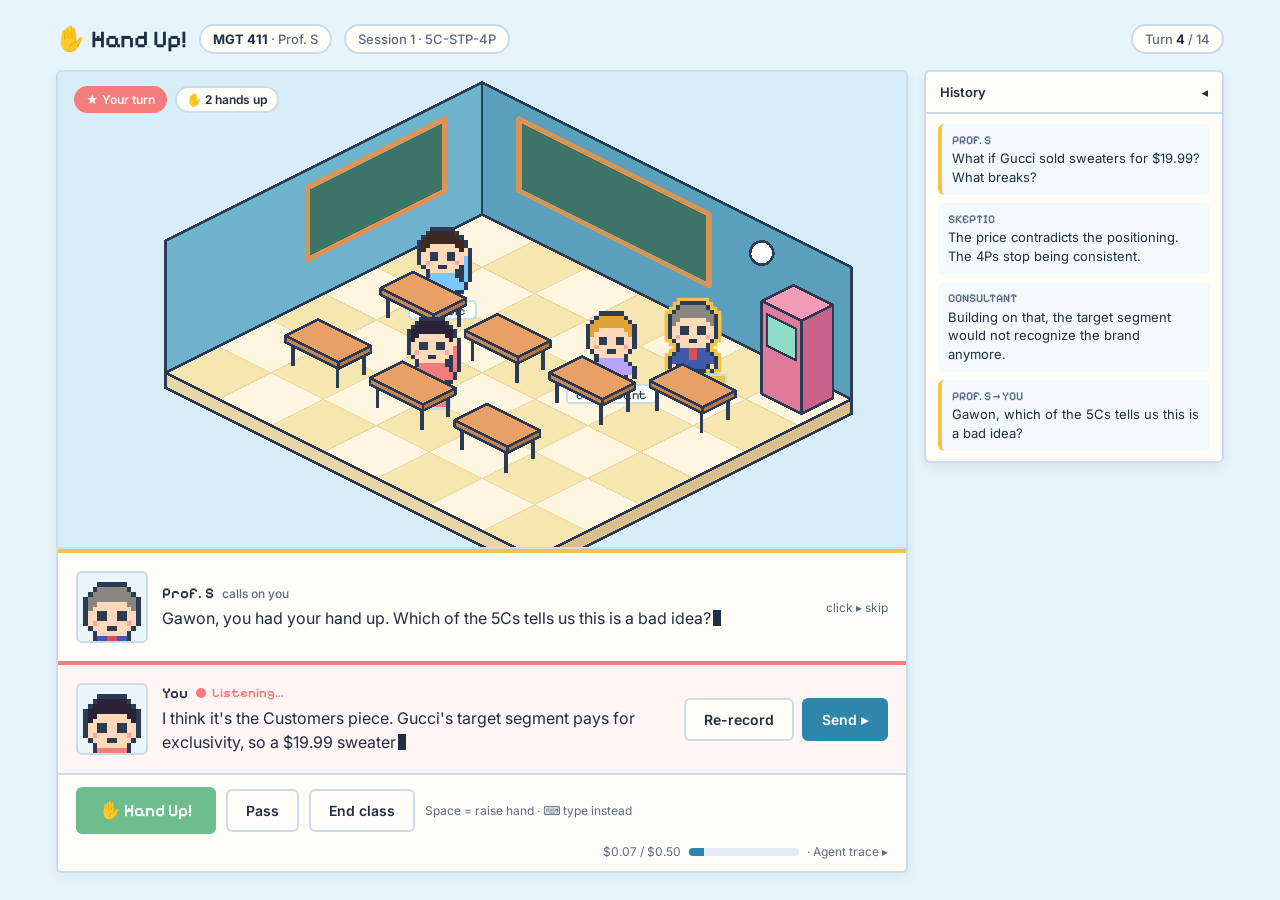
<file: design/mockup.html>
<!doctype html>
<html lang="en">
<head>
<meta charset="utf-8">
<meta name="viewport" content="width=device-width, initial-scale=1">
<title>Hand Up! — Classroom mockup v3</title>
<link href="https://fonts.googleapis.com/css2?family=Pixelify+Sans:wght@400;600&family=Inter:wght@400;500;600&display=swap" rel="stylesheet">
<style>
:root{
  --bg:#E6F4FB;        /* light sky page */
  --surface:#FFFDF7;   /* cream panels */
  --line:#C9DCE8;      /* soft borders */
  --ink:#1F2D45;       /* text */
  --ink-2:#5B6B82;     /* secondary text */
  --primary:#2F86AB;   /* muted teal: main actions */
  --speaking:#F2C14E;  /* mustard: speaker outline, professor */
  --me:#F47C7C;        /* coral: me */
  --ok:#6DBE8C;        /* sage: hand raised */
  --warn:#E8A13A;
  --radius:6px;
  --shadow:0 4px 12px rgba(31,45,69,.08);
}
*{box-sizing:border-box}
body{margin:0;background:var(--bg);color:var(--ink);font-family:"Inter",system-ui,sans-serif;font-size:15px}
.app{max-width:1200px;margin:0 auto;padding:24px 16px}
.top{display:flex;align-items:center;gap:12px;flex-wrap:wrap;margin-bottom:16px}
.logo{font-family:"Pixelify Sans",monospace;font-weight:600;font-size:24px;display:flex;align-items:center;gap:8px}
.chip{font-size:13px;font-weight:500;background:var(--surface);border:2px solid var(--line);border-radius:999px;padding:5px 12px;color:var(--ink-2)}
.chip b{color:var(--ink)}
.spacer{flex:1}
.layout{display:grid;grid-template-columns:minmax(0,1fr) auto;gap:16px;align-items:start}
.card{background:var(--surface);border:2px solid var(--line);border-radius:var(--radius);box-shadow:var(--shadow)}
.stage{overflow:hidden}
.scene{position:relative;aspect-ratio:16/9;background:#D7EDF8;border-bottom:2px solid var(--line)}
.scene svg{position:absolute;inset:0;width:100%;height:100%;shape-rendering:crispEdges}
.actor .body{animation:bob 1.6s steps(2) infinite;transform-box:fill-box}
.actor.a2 .body{animation-delay:.4s}.actor.a3 .body{animation-delay:.8s}
@keyframes bob{50%{transform:translateY(-2px)}}
.actor .f-up{display:none}.actor.raised .f-up{display:inline}.actor.raised .f-down{display:none}
.actor.speaking .body{filter:drop-shadow(3px 0 0 var(--speaking)) drop-shadow(-3px 0 0 var(--speaking)) drop-shadow(0 3px 0 var(--speaking)) drop-shadow(0 -3px 0 var(--speaking))}
.tag{font-family:"Pixelify Sans",monospace;font-size:12px}
.status{position:absolute;left:16px;top:14px;display:flex;gap:8px}
.pill{font-size:12px;font-weight:600;background:var(--surface);border:2px solid var(--line);border-radius:999px;padding:4px 10px}
.pill.turn{background:var(--me);border-color:var(--me);color:#fff}
/* RPG dialogue box */
.dialog{display:grid;grid-template-columns:72px 1fr auto;gap:14px;align-items:center;padding:14px 18px;min-height:112px;border-top:4px solid var(--speaking);background:var(--surface)}
.dialog.me{border-top-color:var(--me);background:#FFF5F4}
.face{width:72px;height:72px;border:2px solid var(--line);border-radius:var(--radius);background:#EAF5FB;display:flex;align-items:center;justify-content:center;overflow:hidden}
.who{font-family:"Pixelify Sans",monospace;font-weight:600;font-size:15px;margin-bottom:4px;display:flex;gap:8px;align-items:center}
.who .role{font-family:Inter,sans-serif;font-weight:500;font-size:12px;color:var(--ink-2)}
.say{font-size:16px;line-height:1.5}
.say .caret{display:inline-block;width:8px;height:16px;background:var(--ink);vertical-align:-2px;animation:blink .8s steps(2) infinite;margin-left:2px}
.next{font-size:12px;color:var(--ink-2);white-space:nowrap}
.mic{display:flex;align-items:center;gap:6px;font-size:13px;font-weight:600;color:var(--me)}
.dot{width:10px;height:10px;border-radius:50%;background:var(--me);animation:blink .8s steps(2) infinite}
@keyframes blink{50%{opacity:.25}}
/* controls */
.controls{display:flex;gap:10px;flex-wrap:wrap;align-items:center;padding:12px 18px;border-top:2px solid var(--line)}
.btn{font-family:Inter,sans-serif;font-weight:600;font-size:14px;padding:11px 18px;border-radius:var(--radius);border:2px solid var(--line);background:var(--surface);color:var(--ink);cursor:pointer}
.btn.hand{background:var(--me);border-color:var(--me);color:#fff;font-family:"Pixelify Sans",monospace;font-size:17px;padding:11px 22px}
.btn.hand.on{background:var(--ok);border-color:var(--ok)}
.btn.primary{background:var(--primary);border-color:var(--primary);color:#fff}
.hint{font-size:12px;color:var(--ink-2)}
.meter{margin-left:auto;font-size:12px;color:var(--ink-2);display:flex;align-items:center;gap:8px}
.bar{width:110px;height:8px;border-radius:4px;background:#E3EDF3;overflow:hidden}.bar i{display:block;height:100%;background:var(--primary)}
/* history drawer */
.history{width:300px}
.history.closed{width:auto}
.history h3{margin:0;padding:12px 14px;font-size:13px;font-weight:600;display:flex;justify-content:space-between;align-items:center;border-bottom:2px solid var(--line);cursor:pointer}
.history.closed .log{display:none}
.history.closed h3{border-bottom:0;writing-mode:vertical-rl;padding:14px 10px}
.log{padding:10px 12px;display:flex;flex-direction:column;gap:8px;max-height:560px;overflow:auto}
.entry{font-size:13px;line-height:1.45;padding:8px 10px;border-radius:var(--radius);background:#F4F9FC}
.entry b{font-family:"Pixelify Sans",monospace;font-weight:600;font-size:12px;display:block;color:var(--ink-2)}
.entry.prof{border-left:4px solid var(--speaking)}.entry.me{border-left:4px solid var(--me)}
@media (max-width:900px){.layout{grid-template-columns:1fr}.history{width:auto}}
</style>
</head>
<body>
<div class="app">
  <div class="top">
    <div class="logo">✋ Hand Up!</div>
    <span class="chip"><b>MGT 411</b> · Prof. S</span>
    <span class="chip">Session 1 · 5C-STP-4P</span>
    <div class="spacer"></div>
    <span class="chip">Turn <b>4</b> / 14</span>
  </div>

  <div class="layout">
    <div class="card stage">
      <div class="scene" id="scene">
        <svg id="room" viewBox="0 0 800 450" preserveAspectRatio="xMidYMid meet"></svg>
        <div class="status"><span class="pill turn">★ Your turn</span><span class="pill">✋ 2 hands up</span></div>
      </div>

      <!-- RPG dialogue box: professor speaking -->
      <div class="dialog" id="dlgProf">
        <div class="face" id="faceProf"></div>
        <div>
          <div class="who">Prof. S <span class="role">calls on you</span></div>
          <div class="say">Gawon, you had your hand up. Which of the 5Cs tells us this is a bad idea?<span class="caret"></span></div>
        </div>
        <div class="next">click ▸ skip</div>
      </div>
      <!-- RPG dialogue box: my turn (shown after the professor finishes) -->
      <div class="dialog me" id="dlgMe">
        <div class="face" id="faceMe"></div>
        <div>
          <div class="who">You <span class="mic"><span class="dot"></span>Listening…</span></div>
          <div class="say">I think it's the Customers piece. Gucci's target segment pays for exclusivity, so a $19.99 sweater<span class="caret"></span></div>
        </div>
        <div style="display:flex;gap:8px"><button class="btn">Re-record</button><button class="btn primary">Send ▸</button></div>
      </div>

      <div class="controls">
        <button class="btn hand on" id="hand">✋ Hand Up!</button>
        <button class="btn">Pass</button>
        <button class="btn">End class</button>
        <span class="hint">Space = raise hand · ⌨ type instead</span>
        <div class="meter">$0.07 / $0.50 <span class="bar"><i style="width:14%"></i></span> · Agent trace ▸</div>
      </div>
    </div>

    <div class="card history" id="history">
      <h3 id="histToggle">History <span>◂</span></h3>
      <div class="log">
        <div class="entry prof"><b>PROF. S</b>What if Gucci sold sweaters for $19.99? What breaks?</div>
        <div class="entry"><b>SKEPTIC</b>The price contradicts the positioning. The 4Ps stop being consistent.</div>
        <div class="entry"><b>CONSULTANT</b>Building on that, the target segment would not recognize the brand anymore.</div>
        <div class="entry prof"><b>PROF. S → YOU</b>Gawon, which of the 5Cs tells us this is a bad idea?</div>
      </div>
    </div>
  </div>
</div>

<script>
/* Placeholder scene drawn in code. In the app, room.png / desk.png / characters.png replace these shapes. */
const NS='http://www.w3.org/2000/svg', svg=document.getElementById('room'), NAVY='#2B3A55';
const OX=400, OY=135, TW=50, TH=25, GX=7, GY=6, WH=125;
const iso=(x,y,z=0)=>[OX+(x-y)*TW, OY+(x+y)*TH-z];
const P=a=>a.map(p=>p.join(',')).join(' ');
function el(t,a,p=svg){const e=document.createElementNS(NS,t);for(const k in a)e.setAttribute(k,a[k]);p.appendChild(e);return e;}
const poly=(pts,fill,p=svg,sw=2.5,stroke=NAVY)=>el('polygon',{points:P(pts),fill,stroke,'stroke-width':sw,'stroke-linejoin':'round'},p);
const line=(a,b,p=svg,sw=2.5,stroke=NAVY)=>el('line',{x1:a[0],y1:a[1],x2:b[0],y2:b[1],stroke,'stroke-width':sw},p);
const rect=(x,y,w,h,fill,p)=>el('rect',{x,y,width:w,height:h,fill},p);
// room
poly([iso(0,0),iso(0,GY),iso(0,GY,WH),iso(0,0,WH)],'#6FB3CD');
poly([iso(0,0),iso(GX,0),iso(GX,0,WH),iso(0,0,WH)],'#5AA0BC');
poly([iso(0,GY),iso(GX,GY),iso(GX,GY,-14),iso(0,GY,-14)],'#E9D6A6');
poly([iso(GX,0),iso(GX,GY),iso(GX,GY,-14),iso(GX,0,-14)],'#D9C08A');
for(let x=0;x<GX;x++)for(let y=0;y<GY;y++)poly([iso(x,y),iso(x+1,y),iso(x+1,y+1),iso(x,y+1)],(x+y)%2?'#F6E7B0':'#FFF6E0',svg,1,'#E8D7A4');
poly([iso(0,0),iso(GX,0),iso(GX,GY),iso(0,GY)],'none');
function wallText(t,x,y,z,s,k,f='#EFFFF8'){const [a,b]=iso(x,y,z);el('text',{x:0,y:0,fill:f,'font-family':'Pixelify Sans, monospace','font-size':s,transform:`translate(${a},${b}) skewY(${k})`},svg).textContent=t;}
poly([iso(0.7,0,40),iso(4.3,0,40),iso(4.3,0,108),iso(0.7,0,108)],'#3E7466',svg,5,'#D9945A');

poly([iso(0,0.7,40),iso(0,3.3,40),iso(0,3.3,108),iso(0,0.7,108)],'#3E7466',svg,5,'#D9945A');

const [cx,cy]=iso(5.3,0,96);el('circle',{cx,cy,r:11,fill:'#fff',stroke:NAVY,'stroke-width':2.5});
const items=[];
function desk(x,y){const g=el('g',{}),w=1,d=.62,h=28,t=6;
  [[x+.08,y+.06],[x+w-.08,y+.06],[x+.08,y+d-.06],[x+w-.08,y+d-.06]].forEach(([a,b])=>line(iso(a,b,0),iso(a,b,h-t),g,3.5));
  poly([iso(x,y+d,h-t),iso(x+w,y+d,h-t),iso(x+w,y+d,h),iso(x,y+d,h)],'#C9874E',g);
  poly([iso(x+w,y,h-t),iso(x+w,y+d,h-t),iso(x+w,y+d,h),iso(x+w,y,h)],'#B9773F',g);
  poly([iso(x,y,h),iso(x+w,y,h),iso(x+w,y+d,h),iso(x,y+d,h)],'#E9A066',g);}
const SPR=["...HHHHHH...","..HHHHHHHH..",".HHHHHHHHHH.",".HHSSSSSSHH.",".HSSSSSSSSH.",".SSEESSEESS.",".SSEESSEESS.",".SPSSSSSSPS.","..SSSMMSSS..","...SSSSSS...","...CCTTCC...","..CCCTTCCC..",".ACCCTTCCCA.",".ACCCCCCCCA.",".S.CCCCCC.S."];
function frame(c,up){const g=SPR.map(r=>[...r]);if(!c.tie)for(let y=10;y<=12;y++)for(let x=5;x<=6;x++)g[y][x]='C';
  if(up){g[12][10]='C';g[13][10]='C';g[14][10]='.';for(let y=6;y<=11;y++)g[y][11]='A';g[4][11]='S';g[5][11]='S';g[12][11]='.';g[13][11]='.';}return g;}
const COL=c=>({H:c.hair,S:'#FFD9B8',E:NAVY,P:'#F7A9A9',M:NAVY,C:c.shirt,A:c.shirt,T:'#D94F4F'});
function grid(g,c,px,p){const H=g.length,W=g[0].length,f=(x,y)=>y>=0&&y<H&&x>=0&&x<W&&g[y][x]!=='.';
  for(let y=-1;y<=H;y++)for(let x=-1;x<=W;x++){if(f(x,y))continue;if(f(x+1,y)||f(x-1,y)||f(x,y+1)||f(x,y-1))rect((x+1)*px,(y+1)*px,px,px,NAVY,p);}
  g.forEach((r,y)=>r.forEach((ch,x)=>{if(ch!=='.')rect((x+1)*px,(y+1)*px,px,px,COL(c)[ch],p);}));}
function spriteSVG(c,up,px){const W=14*px,H=17*px;const s=document.createElementNS(NS,'svg');s.setAttribute('viewBox',`0 0 ${W} ${H}`);s.setAttribute('width',W);s.setAttribute('height',H);s.style.shapeRendering='crispEdges';grid(frame(c,up),c,px,s);return s;}
function actor(c,x,y,cls,lift){const px=4,W=14*px,H=17*px,[sx,sy]=iso(x,y,0);
  const g=el('g',{class:'actor '+cls,transform:`translate(${sx-W/2},${sy-H-lift})`});const b=el('g',{class:'body'},g);
  grid(frame(c,false),c,px,el('g',{class:'f-down'},b));grid(frame(c,true),c,px,el('g',{class:'f-up'},b));
  const tw=c.label.length*7+14,t=el('g',{},g);
  el('rect',{x:W/2-tw/2,y:H+2,width:tw,height:17,rx:3,fill:c.tag||'#FFFDF7',stroke:'#C9DCE8','stroke-width':2},t);
  el('text',{x:W/2,y:H+15,'text-anchor':'middle',class:'tag',fill:c.tagText||NAVY},t).textContent=c.label;}
const PROF={label:'Prof. S',shirt:'#3F5BA9',hair:'#8A8680',tie:true,tag:'#F2C14E'};
const ME={label:'You',shirt:'#F47C7C',hair:'#2A2235',tag:'#F47C7C',tagText:'#fff'};
const seats=[
  {dx:1.0,dy:2.3,who:{label:'Skeptic',shirt:'#7CC6FE',hair:'#3B2A20'},cls:'a1 raised'},
  {dx:2.6,dy:2.3},
  {dx:4.2,dy:2.3,who:{label:'Consultant',shirt:'#B9A5FF',hair:'#E0A23A'},cls:'a2'},
  {dx:1.0,dy:4.1},
  {dx:2.6,dy:4.1,who:ME,cls:'a3 me raised'},
  {dx:4.2,dy:4.1}];
seats.forEach(s=>{if(s.who)items.push({d:s.dx+s.dy+.4,f:()=>actor(s.who,s.dx+.5,s.dy-.05,s.cls,14)});items.push({d:s.dx+s.dy+.9,f:()=>desk(s.dx,s.dy)});});
items.push({d:6.3,f:()=>actor(PROF,5.0,1.0,'prof speaking',0)});
items.push({d:7.9,f:()=>desk(5.3,1.5)});
items.push({d:6.9,f:()=>{const g=el('g',{}),x=6.05,y=.15,w=.75,d=.6,h=88;
  poly([iso(x,y+d,0),iso(x+w,y+d,0),iso(x+w,y+d,h),iso(x,y+d,h)],'#E07A9B',g);poly([iso(x+w,y,0),iso(x+w,y+d,0),iso(x+w,y+d,h),iso(x+w,y,h)],'#C9638A',g);
  poly([iso(x,y,h),iso(x+w,y,h),iso(x+w,y+d,h),iso(x,y+d,h)],'#F29BB6',g);poly([iso(x+.1,y+d,48),iso(x+w-.1,y+d,48),iso(x+w-.1,y+d,78),iso(x+.1,y+d,78)],'#8FDCC6',g,2);}});
items.sort((a,b)=>a.d-b.d).forEach(i=>i.f());
// portraits in dialogue boxes (cropped from the same sprite)
document.getElementById('faceProf').appendChild(spriteSVG(PROF,false,5));
document.getElementById('faceMe').appendChild(spriteSVG(ME,false,5));
document.querySelectorAll('.face svg').forEach(s=>{s.style.transform='translateY(16px)';});
// toggles
document.getElementById('hand').onclick=e=>{document.querySelector('.actor.me').classList.toggle('raised');e.currentTarget.classList.toggle('on');};
document.getElementById('histToggle').onclick=()=>document.getElementById('history').classList.toggle('closed');
</script>
</body>
</html>
</file>
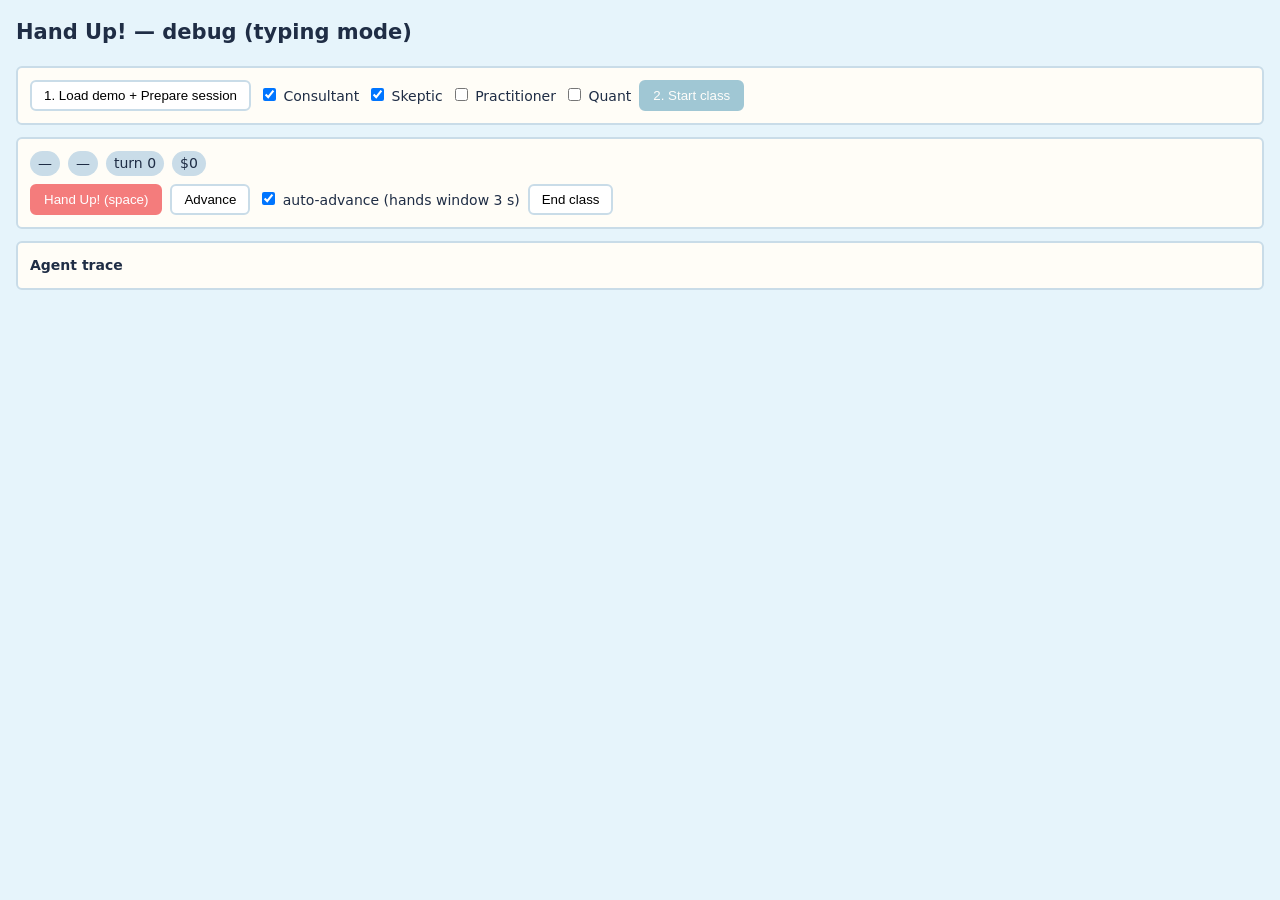
<file: static/debug.html>
<!doctype html>
<html lang="en">
<head>
<meta charset="utf-8">
<meta name="viewport" content="width=device-width, initial-scale=1">
<title>Hand Up! debug</title>
<style>
  body { font: 14px/1.5 system-ui, sans-serif; margin: 16px; background: #E6F4FB; color: #1F2D45; }
  section { background: #FFFDF7; border: 2px solid #C9DCE8; border-radius: 6px; padding: 12px; margin-bottom: 12px; }
  .row { display: flex; gap: 8px; flex-wrap: wrap; align-items: center; }
  button { padding: 6px 12px; border-radius: 6px; border: 2px solid #C9DCE8; background: #fff; cursor: pointer; }
  button.primary { background: #2F86AB; color: #fff; border-color: #2F86AB; }
  button.me { background: #F47C7C; color: #fff; border-color: #F47C7C; }
  button.on { background: #6DBE8C; color: #fff; border-color: #6DBE8C; }
  button:disabled { opacity: .45; cursor: default; }
  #lines div { padding: 4px 8px; border-left: 4px solid #C9DCE8; margin: 4px 0; }
  #lines .prof { border-color: #F2C14E; } #lines .me { border-color: #F47C7C; }
  #trace { font: 12px/1.4 ui-monospace, monospace; max-height: 260px; overflow: auto; white-space: pre-wrap; }
  .pill { padding: 2px 8px; border-radius: 999px; background: #C9DCE8; }
  .flag { background: #F2C14E; }
  textarea { width: 100%; min-height: 60px; }
  #err { color: #b3261e; }
</style>
</head>
<body>
<h2>Hand Up! — debug (typing mode)</h2>

<section>
  <div class="row">
    <button id="demo">1. Load demo + Prepare session</button>
    <label><input type="checkbox" class="role" value="consultant" checked> Consultant</label>
    <label><input type="checkbox" class="role" value="skeptic" checked> Skeptic</label>
    <label><input type="checkbox" class="role" value="practitioner"> Practitioner</label>
    <label><input type="checkbox" class="role" value="quant"> Quant</label>
    <button id="start" class="primary" disabled>2. Start class</button>
  </div>
  <div id="prep"></div>
  <div id="err"></div>
</section>

<section>
  <div class="row">
    <span class="pill" id="state">—</span>
    <span class="pill" id="waiting">—</span>
    <span class="pill" id="turn">turn 0</span>
    <span class="pill" id="cost">$0</span>
    <span id="flags"></span>
    <span id="hands"></span>
  </div>
  <div class="row" style="margin-top:8px">
    <button id="hand" class="me">Hand Up! (space)</button>
    <button id="advance">Advance</button>
    <label><input type="checkbox" id="auto" checked> auto-advance (hands window 3 s)</label>
    <button id="end">End class</button>
  </div>
  <div id="lines"></div>
  <div id="myturn" hidden>
    <b>★ Your turn</b>
    <textarea id="answer" placeholder="Type your answer…"></textarea>
    <div class="row"><button id="send" class="primary">Send</button><button id="pass">Pass</button></div>
  </div>
  <div id="ending"></div>
</section>

<section><b>Agent trace</b><div id="trace"></div></section>

<script>
const $ = (id) => document.getElementById(id);
let course = null, packId = null, snap = null, timer = null, busy = false;

async function api(path, body, form) {
  const opt = body === undefined ? {} : form
    ? { method: "POST", body }
    : { method: "POST", headers: { "Content-Type": "application/json" }, body: JSON.stringify(body) };
  const r = await fetch(path, opt);
  const j = await r.json();
  if (!r.ok) throw new Error(typeof j.detail === "string" ? j.detail : JSON.stringify(j.detail));
  return j;
}

$("demo").onclick = async () => {
  $("err").textContent = ""; $("prep").textContent = "Preparing… (Integrity Gate → Pack Builder)";
  try {
    const d = await api("/api/demo");
    course = d.course;
    const fd = new FormData();
    fd.append("course", JSON.stringify(course));
    fd.append("questions", JSON.stringify(d.questions));
    fd.append("use_demo", "true");
    const p = await api("/api/prepare", fd, true);
    packId = p.pack_id;
    $("prep").innerHTML = p.gate.map(g => `Gate: ${g.label} → ${g.allowed ? "allowed" : "blocked"} (${g.reason})`).join("<br>")
      + `<br>Pack ready: ${p.pack.frameworks.length} frameworks, ${p.pack.questions.length} questions, `
      + `${p.pack.facts.length} facts, ${p.pack.takeaways.length} takeaways · $${p.spent_usd}`;
    $("start").disabled = false;
  } catch (e) { $("prep").textContent = ""; $("err").textContent = e.message; }
};

$("start").onclick = async () => {
  const roles = [...document.querySelectorAll(".role:checked")].map(x => x.value).slice(0, 3);
  $("start").disabled = true;
  try { render(await api("/api/session", { pack_id: packId, roles })); }
  catch (e) { $("err").textContent = e.message; }
};

async function act(action, extra = {}) {
  if (!snap || busy) return;
  busy = true; clearTimeout(timer);
  try { render(await api(`/api/session/${snap.id}/act`, { action, ...extra })); }
  catch (e) { $("err").textContent = e.message; }
  finally { busy = false; }
}

function render(s) {
  snap = s;
  $("state").textContent = s.state; $("waiting").textContent = "waiting: " + s.waiting;
  $("turn").textContent = `turn ${s.turn}/${s.turn_cap}`; $("cost").textContent = "$" + s.spent_usd.toFixed(4);
  $("flags").innerHTML = Object.keys(s.flags).map(f => `<span class="pill flag">${f === "no_hands" ? "No hands, so…" : f}</span>`).join(" ")
    + (s.skip_count ? ` <span class="pill">skipped ${s.skip_count}×</span>` : "");
  $("hands").innerHTML = s.classmates.map(c => `<span class="pill">${c.name} (${c.role}) ${s.hands[c.id] ? "✋" : ""}</span>`).join(" ");
  $("hand").className = s.my_hand ? "on" : "me";
  $("hand").textContent = s.my_hand ? "Hand is up (space to lower)" : "Hand Up! (space)";
  $("lines").innerHTML = s.lines.map(l => `<div class="${l.speaker}"><b>${l.name}</b> <small>${l.kind}</small>: ${esc(l.text)}`
    + (l.cited_ids.length ? ` <small>[${l.cited_ids.join(", ")}]</small>` : "") + `</div>`).join("");
  $("myturn").hidden = s.waiting !== "me";
  $("trace").textContent = s.trace.slice().reverse().map(t => JSON.stringify(t)).join("\n");
  $("ending").innerHTML = s.state === "BUDGET_ERROR_END"
    ? `<b>Class ended (budget/error): ${esc(s.end_reason)}</b><br>Evaluation unavailable. Takeaways:<br>` + s.takeaways.map(t => `[${t.id}] ${esc(t.text)}`).join("<br>")
    : s.state === "NORMAL_END" ? `<b>Class ended normally (${esc(s.end_reason)}).</b> Evaluation comes in step 6.` : "";
  if ($("auto").checked) {
    if (s.waiting === "audio") timer = setTimeout(() => act("advance"), 600);
    if (s.waiting === "hands") timer = setTimeout(() => act("advance"), 3000);
  }
}
const esc = (t) => String(t ?? "").replace(/[&<>]/g, c => ({ "&": "&amp;", "<": "&lt;", ">": "&gt;" }[c]));

$("advance").onclick = () => act("advance");
$("hand").onclick = () => act(snap?.my_hand ? "lower" : "raise");
$("end").onclick = () => act("end");
$("send").onclick = () => { const t = $("answer").value.trim(); if (t) { $("answer").value = ""; act("answer", { text: t }); } };
$("pass").onclick = () => act("pass");
document.addEventListener("keydown", (e) => {
  if (e.code === "Space" && e.target.tagName !== "TEXTAREA") { e.preventDefault(); $("hand").click(); }
});
</script>
</body>
</html>
</file>
